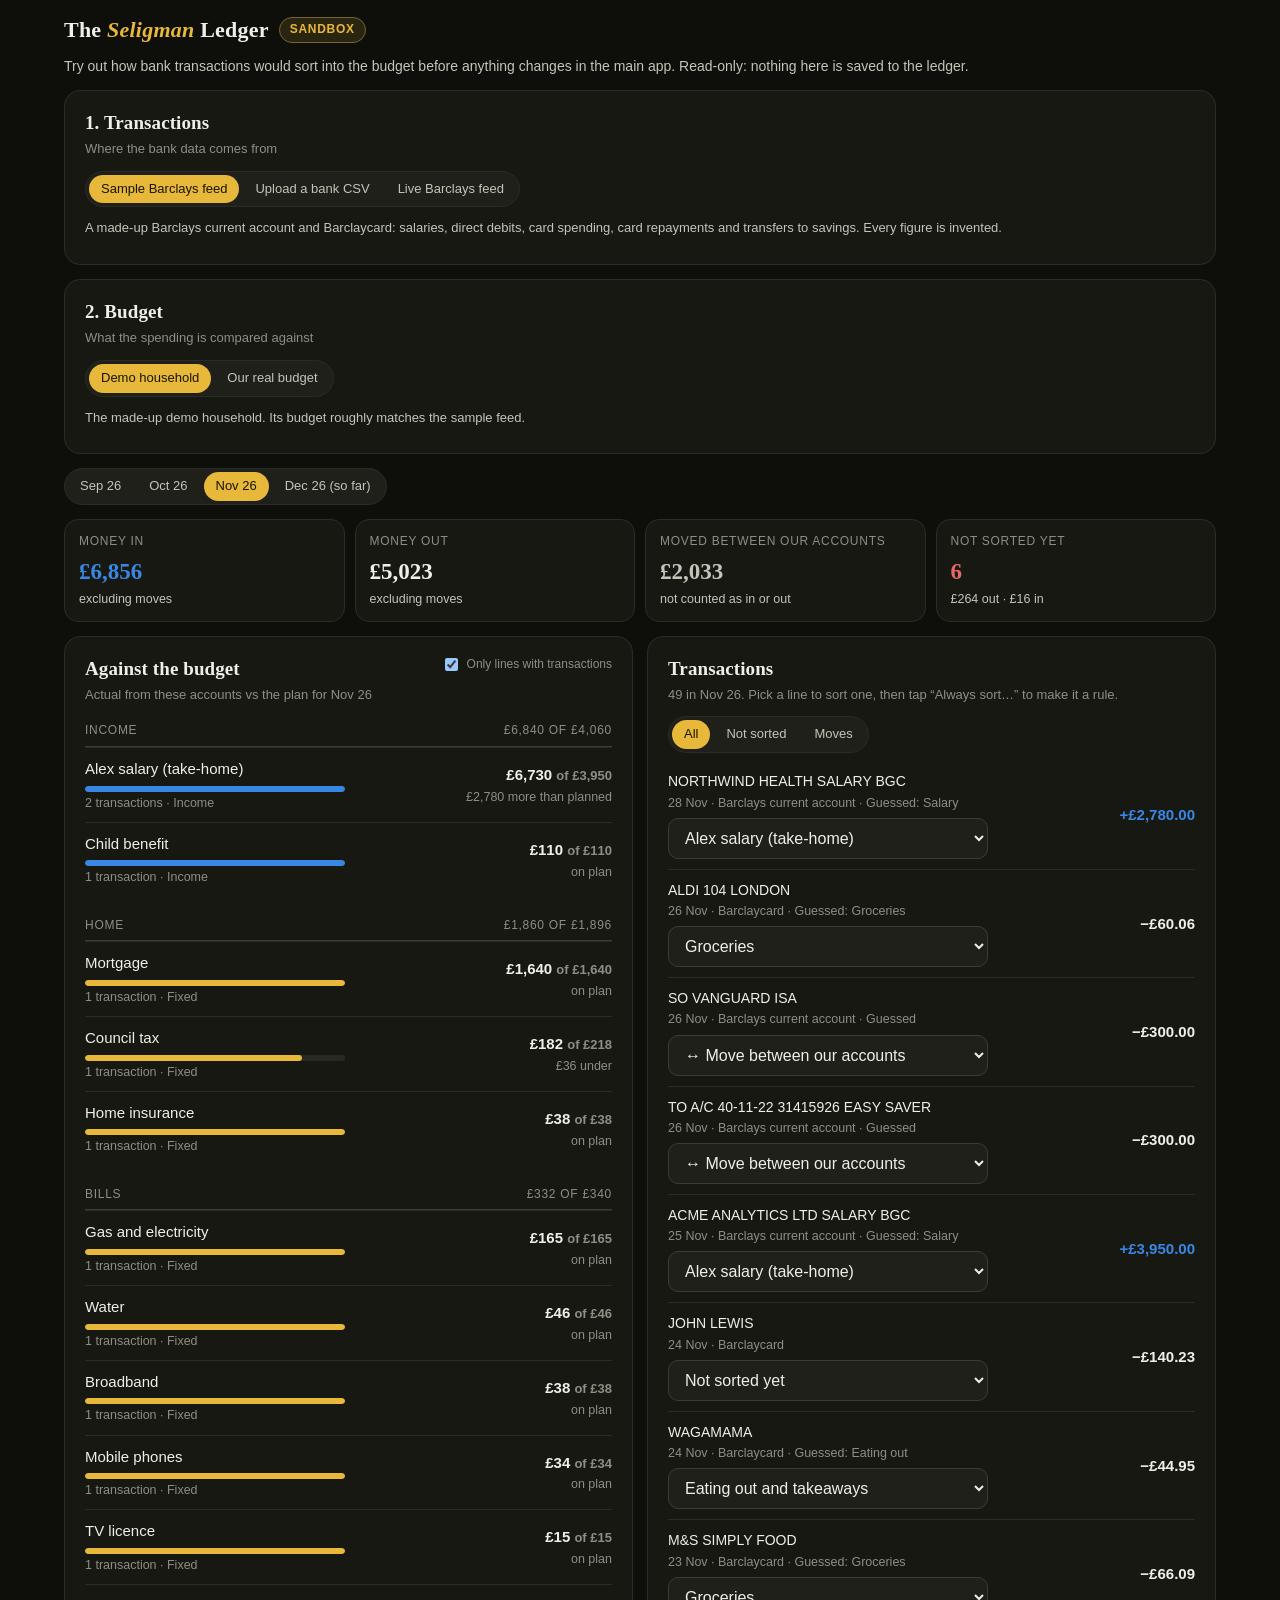
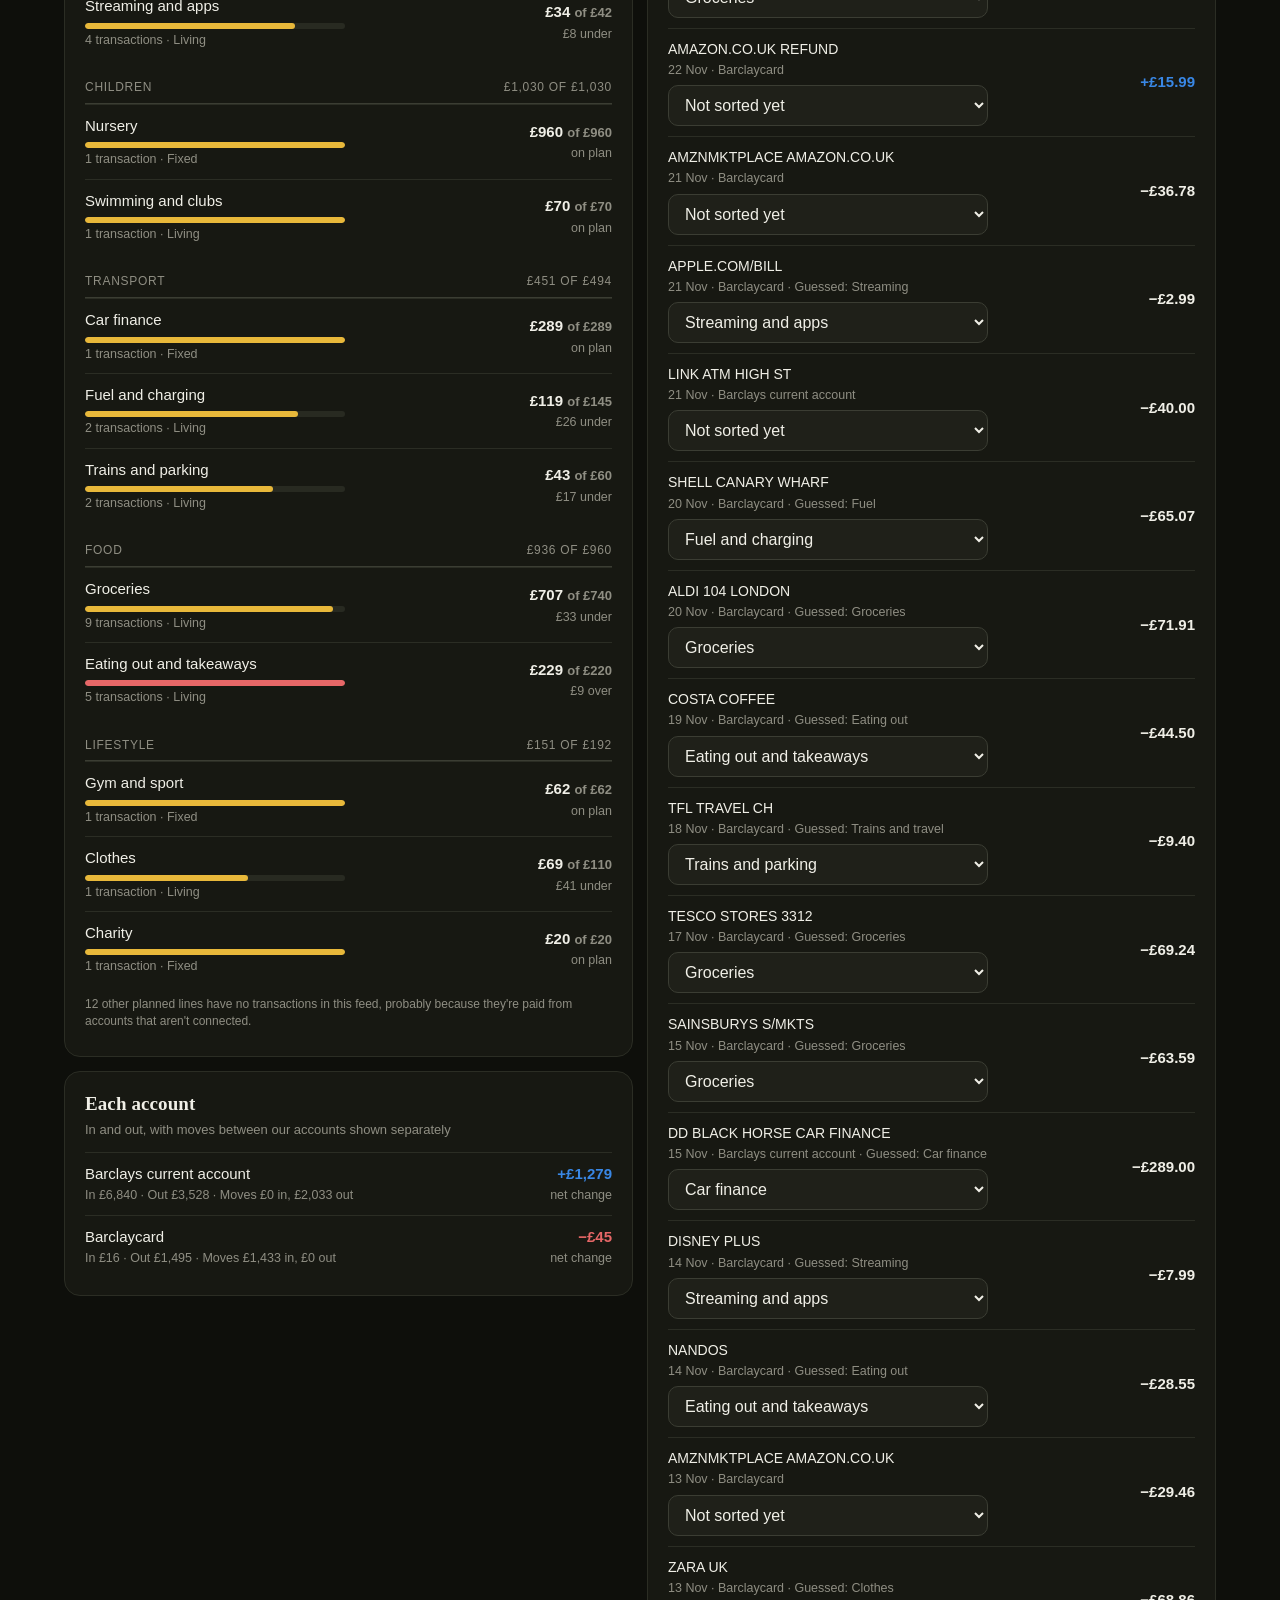
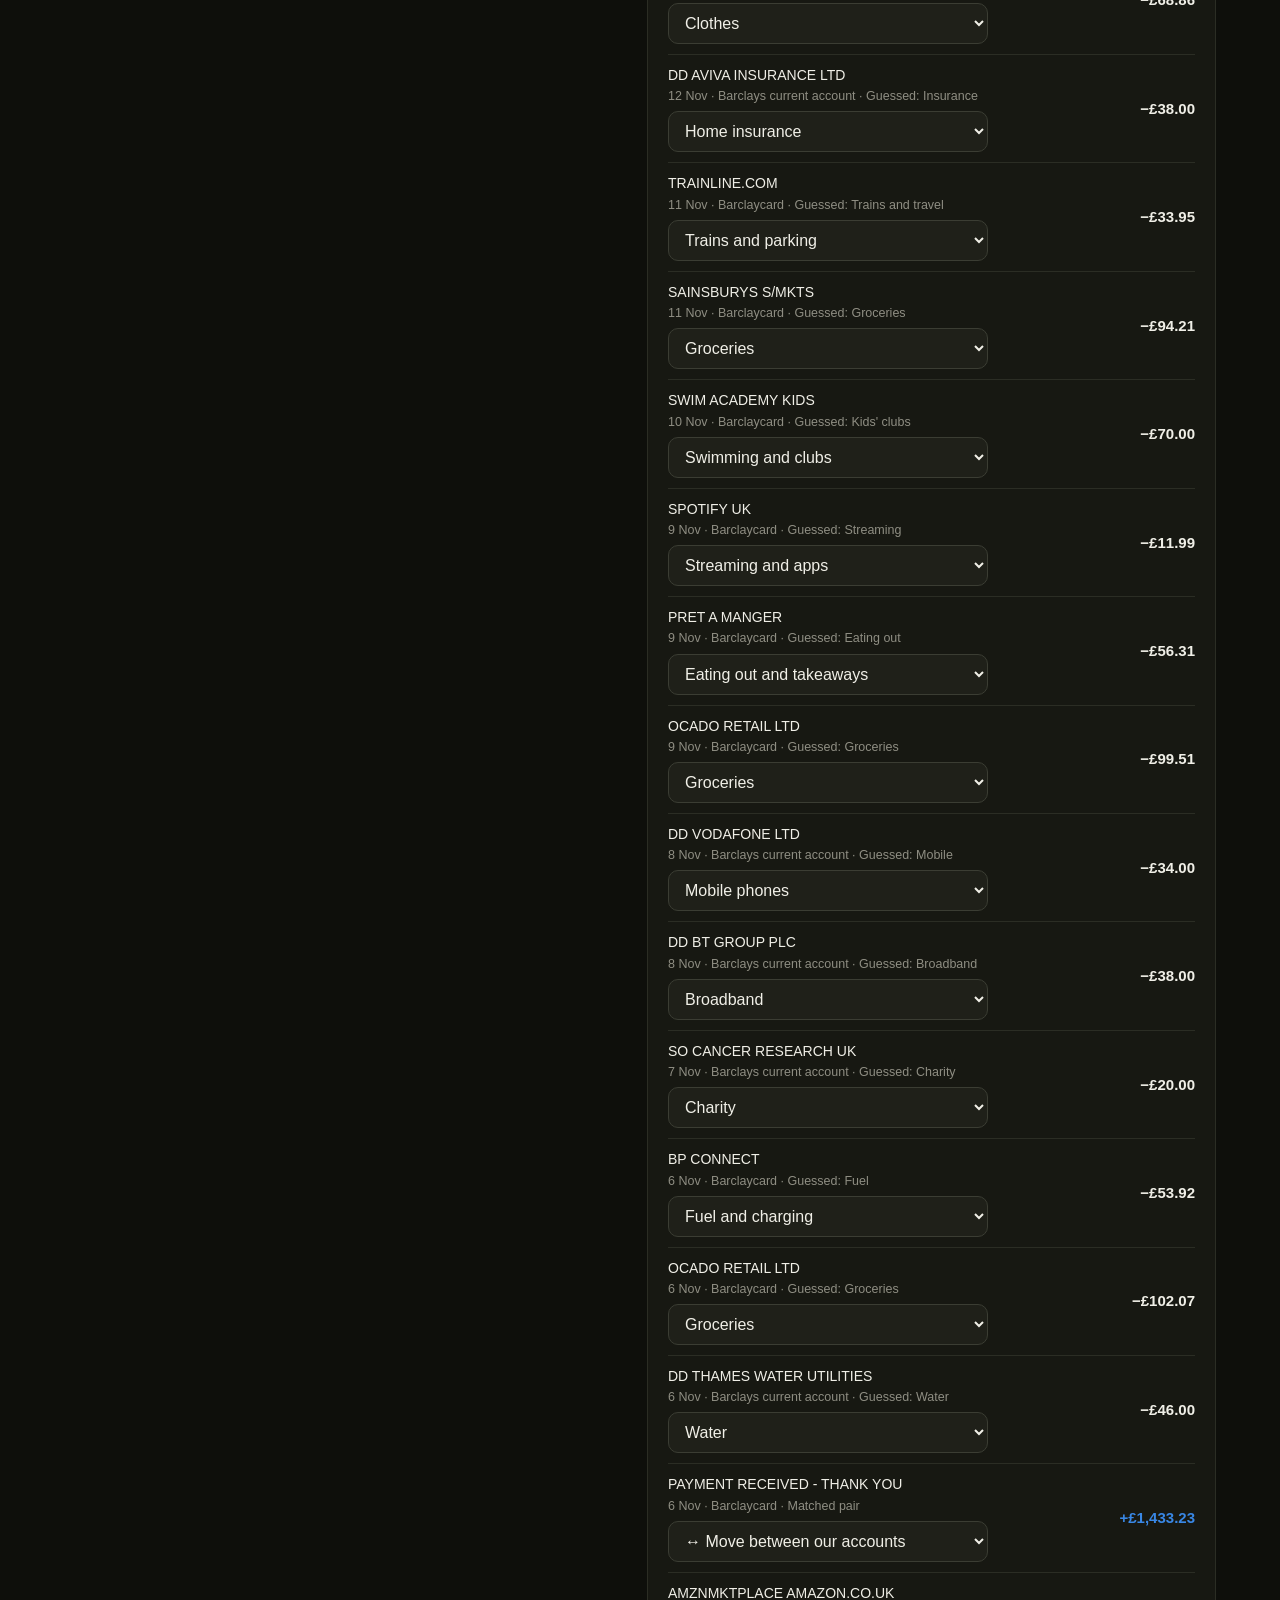
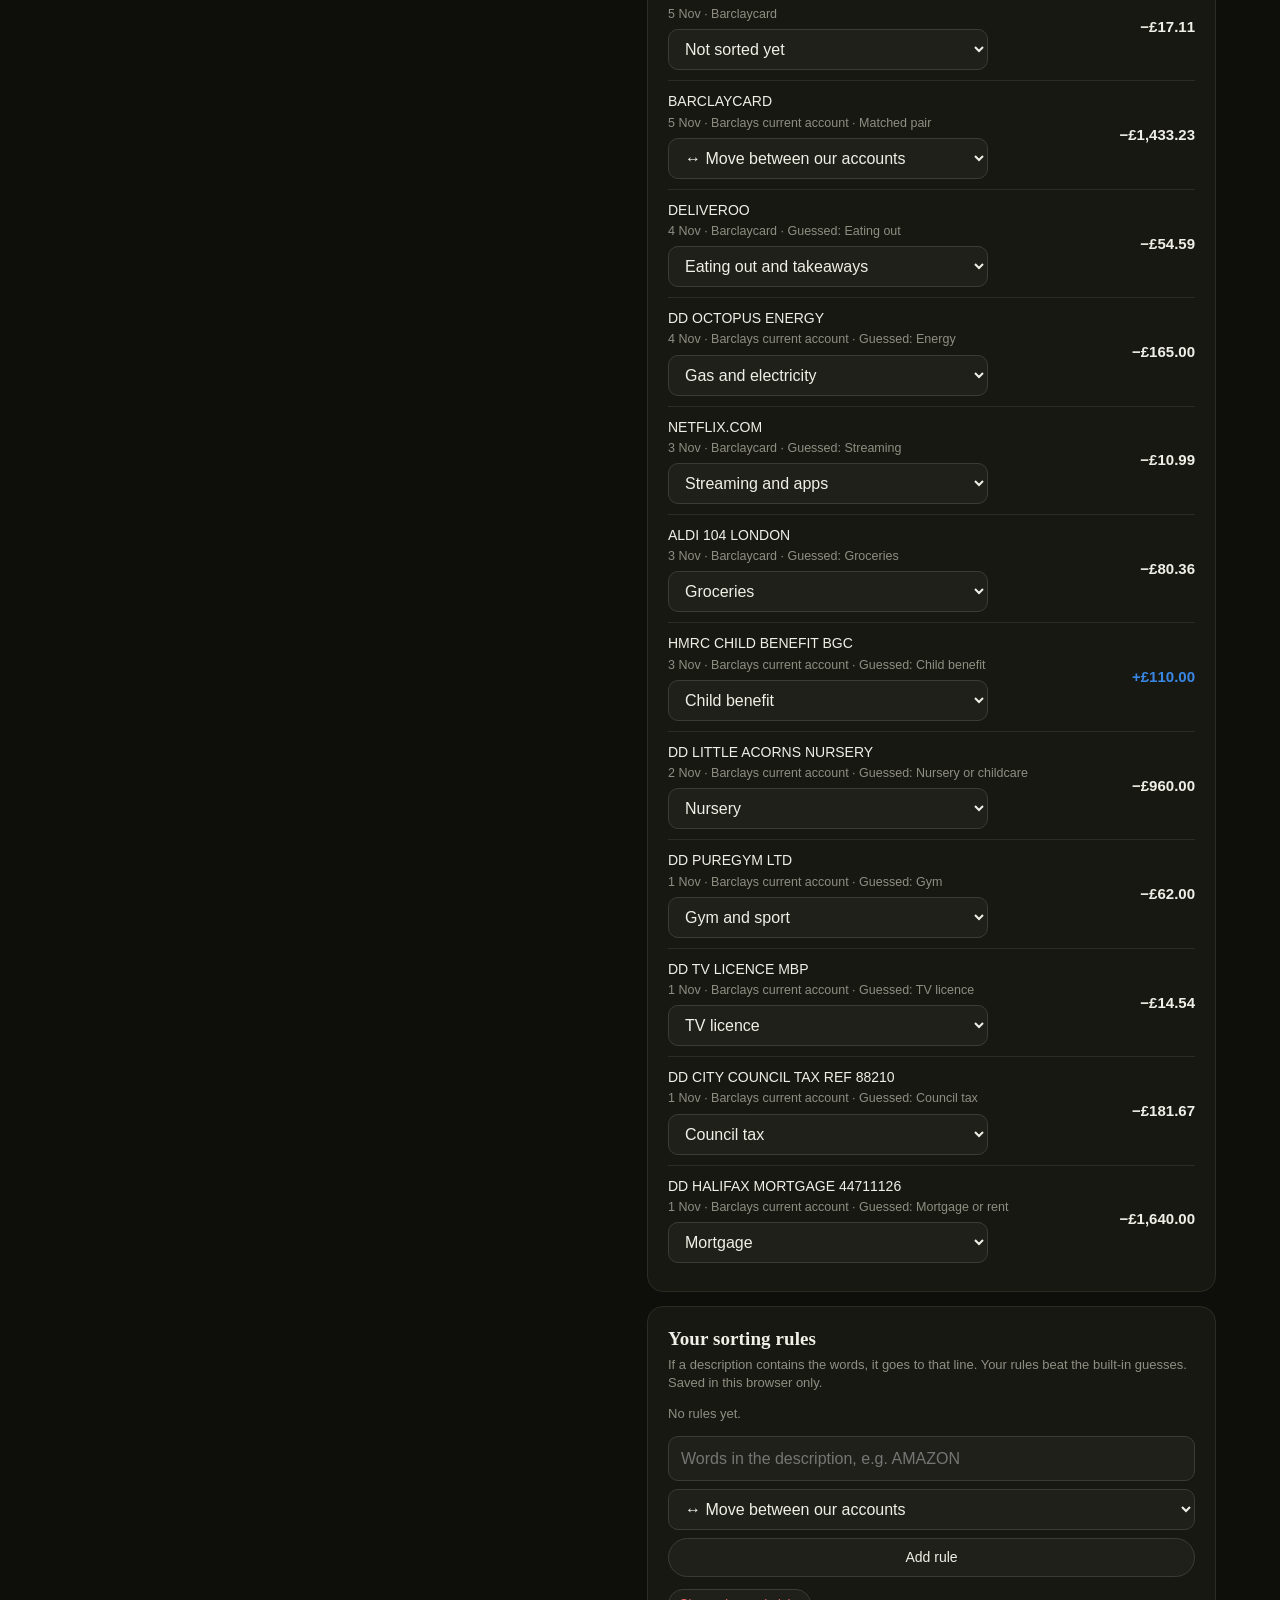
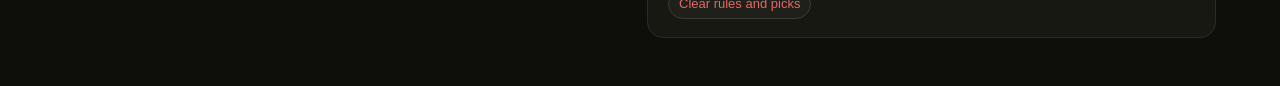
<file: sandbox.html>
<!doctype html>
<html lang="en-GB" data-theme="dark">
<head>
<meta charset="utf-8">
<meta name="viewport" content="width=device-width, initial-scale=1, viewport-fit=cover">
<title>Ledger Sandbox</title>
<meta name="description" content="Try out how bank transactions would sort into the budget. Read-only; nothing here is saved to the ledger.">
<link rel="icon" href="icon-192.png">
<meta name="robots" content="noindex">
<meta name="theme-color" content="#0E0F0B">
<link rel="stylesheet" href="style.css?v=2.10.0">
<script>
  // Local preview only: loads the unencrypted seed from the private data folder (never part of the repo).
  if (new URLSearchParams(location.search).has('preview')) document.write('<script src="../data/ledger-preview.js"><\/script>');
</script>
<style>
  .sb-top { max-width: 1200px; margin: 0 auto; padding: 14px var(--gutter) 0; display: flex; align-items: center; gap: 10px; flex-wrap: wrap; }
  .sb-pill { font-size: 12px; font-weight: 600; letter-spacing: .06em; text-transform: uppercase; padding: 3px 10px; border-radius: 999px; background: var(--accent-soft); color: var(--accent); border: 1px solid color-mix(in srgb, var(--accent) 40%, var(--line)); }
  .sb-note { max-width: 1200px; margin: 10px auto 0; padding: 0 var(--gutter); color: var(--ink-2); font-size: 14px; }
  #sb-main { max-width: 1200px; margin: 0 auto; padding: 14px var(--gutter) 48px; display: grid; gap: 14px; grid-template-columns: minmax(0, 1fr); }
  #sb-main > * { min-width: 0; }
  #sb-main p { margin: 0 0 8px; }
  .sb-months { overflow-x: auto; }
  .sb-bar { height: 6px; border-radius: 3px; background: var(--surface-3); margin-top: 6px; overflow: hidden; max-width: 260px; }
  .sb-bar span { display: block; height: 100%; background: var(--accent); border-radius: 3px; }
  .sb-bar span.over { background: var(--neg); }
  .sb-bar span.inc { background: var(--pos); }
  .sb-group + .sb-group { margin-top: 14px; }
  .sb-group-head { display: flex; justify-content: space-between; gap: 10px; font-size: 12px; color: var(--muted); text-transform: uppercase; letter-spacing: .06em; padding: 6px 0; border-bottom: 1px solid var(--line-2); }
  .sb-select { margin-top: 6px; max-width: 320px; width: 100%; padding: 6px 10px; font-size: 13px; }
  .sb-txn .name { font-size: 14px; }
  .sb-add { display: grid; grid-template-columns: minmax(0, 1fr); gap: 8px; margin-top: 12px; }
  .sb-stat-btn { all: unset; display: block; cursor: pointer; width: 100%; }
  .stats .stat:has(.sb-stat-btn):hover { border-color: var(--accent); }
  .sb-cols, .sb-cols > div { display: grid; gap: 14px; grid-template-columns: minmax(0, 1fr); align-items: start; }
  .sb-cols > div > * { min-width: 0; }
  @media (min-width: 720px){ .sb-add { grid-template-columns: minmax(0, 1fr) minmax(0, 1fr) auto; } }
  @media (min-width: 1040px){ .sb-cols { grid-template-columns: minmax(0, 1fr) minmax(0, 1fr); } .sb-add { grid-template-columns: minmax(0, 1fr); } }
</style>
</head>
<body>
<header class="sb-top">
  <a class="brand" href="./" style="text-decoration:none;color:inherit">The <em>Seligman</em> Ledger</a>
  <span class="sb-pill">Sandbox</span>
</header>
<p class="sb-note">Try out how bank transactions would sort into the budget before anything changes in the main app. Read-only: nothing here is saved to the ledger.</p>
<main id="sb-main" aria-live="polite"></main>

<script src="js/core.js?v=2.10.0"></script>
<script src="js/model.js?v=2.10.0"></script>
<script src="js/demo.js?v=2.10.0"></script>
<script src="js/sandbox-model.js?v=0.1.0"></script>
<script src="js/sandbox-feed.js?v=0.1.0"></script>
<script src="js/sandbox.js?v=0.1.0"></script>
</body>
</html>
</file>
<file: style.css>
/* The Seligman Ledger — v2
   Dark by default (off-black + yellow), light available in Settings.
   Every colour is a token so both themes stay in one place. */

:root, html[data-theme="dark"] {
  color-scheme: dark;
  --bg: #0E0F0B;
  --surface: #171812;
  --surface-2: #1F2019;
  --surface-3: #282A21;
  --line: #2B2D24;
  --line-2: #3B3D33;
  --ink: #F0EFE7;
  --ink-2: #C5C4B8;
  --muted: #8F8E83;
  --accent: #E8B83A;
  --accent-2: #F3CC63;
  --accent-ink: #171409;
  --accent-soft: rgba(232,184,58,.13);
  --grid: rgba(240,239,231,.07);
  --axis: rgba(240,239,231,.28);
  --pos: #3987e5;
  --neg: #e66767;
  --good: #0ca30c;
  --warn: #fab219;
  --bad: #d03b3b;
  --s1: #3987e5; --s2: #d95926; --s3: #199e70; --s4: #c98500;
  --s5: #d55181; --s6: #008300; --s7: #9085e9; --s8: #8aa6bf;
  --shadow: 0 10px 40px rgba(0,0,0,.45);
  --backdrop: rgba(5,6,4,.72);
}
html[data-theme="light"] {
  color-scheme: light;
  --bg: #F1F1E6;
  --surface: #FCFCF7;
  --surface-2: #F4F4EA;
  --surface-3: #EAEADD;
  --line: #E0E0D1;
  --line-2: #CFCFBE;
  --ink: #171A10;
  --ink-2: #474A3D;
  --muted: #727466;
  --accent: #8A6420;
  --accent-2: #6F4F15;
  --accent-ink: #FFFDF6;
  --accent-soft: rgba(138,100,32,.10);
  --grid: rgba(23,26,16,.07);
  --axis: rgba(23,26,16,.30);
  --pos: #2a78d6;
  --neg: #e34948;
  --s1: #2a78d6; --s2: #eb6834; --s3: #1baf7a; --s4: #eda100;
  --s5: #e87ba4; --s6: #008300; --s7: #6250d6; --s8: #5a7a96;
  --shadow: 0 10px 40px rgba(40,40,20,.18);
  --backdrop: rgba(30,32,22,.45);
}
@media (prefers-color-scheme: light) {
  html[data-theme="system"] {
    color-scheme: light;
    --bg: #F1F1E6; --surface: #FCFCF7; --surface-2: #F4F4EA; --surface-3: #EAEADD;
    --line: #E0E0D1; --line-2: #CFCFBE; --ink: #171A10; --ink-2: #474A3D; --muted: #727466;
    --accent: #8A6420; --accent-2: #6F4F15; --accent-ink: #FFFDF6; --accent-soft: rgba(138,100,32,.10);
    --grid: rgba(23,26,16,.07); --axis: rgba(23,26,16,.30); --pos: #2a78d6; --neg: #e34948;
    --s1: #2a78d6; --s2: #eb6834; --s3: #1baf7a; --s4: #eda100;
    --s5: #e87ba4; --s6: #008300; --s7: #6250d6; --s8: #5a7a96;
    --shadow: 0 10px 40px rgba(40,40,20,.18); --backdrop: rgba(30,32,22,.45);
  }
}

:root {
  --font-display: "Iowan Old Style", Georgia, "Times New Roman", serif;
  --font-body: -apple-system, BlinkMacSystemFont, "Segoe UI", Roboto, "Helvetica Neue", Arial, sans-serif;
  --r: 16px;
  --r-sm: 10px;
  --gutter: 16px;
  --nav-h: 64px;
}

* { box-sizing: border-box; }
html, body { margin: 0; padding: 0; }
html { -webkit-text-size-adjust: 100%; }
body {
  background: var(--bg);
  color: var(--ink);
  font: 15px/1.45 var(--font-body);
  overflow-x: hidden;
  -webkit-font-smoothing: antialiased;
  min-height: 100vh;
}
button, input, select, textarea { font: inherit; color: inherit; }
button { cursor: pointer; }
a { color: var(--accent); }
h1, h2, h3 { font-family: var(--font-display); font-weight: 600; margin: 0; letter-spacing: .005em; }
h2 { font-size: 19px; }
h3 { font-size: 16px; }
.num, .money { font-variant-numeric: tabular-nums; }
.muted { color: var(--muted); }
.ink2 { color: var(--ink-2); }
.small { font-size: 13px; }
.tiny { font-size: 12px; }
.hidden { display: none !important; }
.sr { position: absolute; width: 1px; height: 1px; overflow: hidden; clip: rect(0 0 0 0); }
.pos { color: var(--pos); }
.neg { color: var(--neg); }

/* ---------- gates ---------- */
.gate { min-height: 100vh; display: flex; align-items: center; justify-content: center; padding: 24px var(--gutter); }
.gate-card { width: 100%; max-width: 400px; background: var(--surface); border: 1px solid var(--line); border-radius: 20px; padding: 28px 22px; box-shadow: var(--shadow); }
.brand { font-family: var(--font-display); font-size: 22px; font-weight: 600; letter-spacing: .01em; white-space: nowrap; }
.brand em { color: var(--accent); font-style: italic; }
.gate-card .brand { font-size: 26px; margin-bottom: 8px; }
.gate-sub { color: var(--ink-2); font-size: 14px; margin-bottom: 18px; }
.gate-error { color: var(--neg); font-size: 13px; min-height: 18px; margin-top: 10px; }
.gate-hint { color: var(--muted); font-size: 12px; margin-top: 12px; }

/* ---------- form controls ---------- */
.field { display: flex; flex-direction: column; gap: 6px; margin-bottom: 14px; min-width: 0; }
.field label, .lbl { font-size: 12px; color: var(--muted); text-transform: uppercase; letter-spacing: .06em; }
.input, select.input, textarea.input {
  width: 100%; min-width: 0; background: var(--surface-2); border: 1px solid var(--line-2); border-radius: var(--r-sm);
  padding: 10px 12px; font-size: 16px; outline: none; transition: border-color .15s, background .15s;
}
textarea.input { resize: vertical; min-height: 90px; line-height: 1.45; }
.input:focus { border-color: var(--accent); background: var(--surface); }
.input.num { text-align: right; font-variant-numeric: tabular-nums; }
.inline-num {
  width: 110px; max-width: 34vw; background: transparent; border: 1px solid transparent; border-radius: 8px;
  padding: 6px 8px; text-align: right; font-size: 16px; font-variant-numeric: tabular-nums; outline: none;
}
.inline-num:hover { border-color: var(--line-2); }
.inline-num:focus { border-color: var(--accent); background: var(--surface-2); }
.inline-text { width: 100%; min-width: 0; background: transparent; border: 1px solid transparent; border-radius: 8px; padding: 6px 8px; font-size: 16px; outline: none; }
.inline-text:hover { border-color: var(--line-2); }
.inline-text:focus { border-color: var(--accent); background: var(--surface-2); }

.btn {
  display: inline-flex; align-items: center; justify-content: center; gap: 8px; white-space: nowrap;
  border-radius: 999px; border: 1px solid var(--line-2); background: var(--surface-2); padding: 8px 14px; font-size: 14px; font-weight: 500;
  transition: background .15s, border-color .15s, transform .05s;
}
.btn:hover { border-color: var(--accent); }
.btn:active { transform: scale(.98); }
.btn.primary { background: var(--accent); border-color: var(--accent); color: var(--accent-ink); font-weight: 600; }
.btn.primary:hover { background: var(--accent-2); }
.btn.block { width: 100%; padding: 12px 16px; font-size: 15px; }
.btn.ghost { background: transparent; }
.btn.danger { color: var(--neg); }
.btn.sm { padding: 5px 10px; font-size: 13px; }
.btn[disabled] { opacity: .5; pointer-events: none; }
.icon-btn { display: inline-flex; align-items: center; justify-content: center; width: 36px; height: 36px; border-radius: 999px; border: 1px solid var(--line-2); background: var(--surface-2); color: var(--ink-2); flex: none; }
.icon-btn:hover { color: var(--ink); border-color: var(--accent); }
.icon-btn svg { width: 18px; height: 18px; }
.x-btn { border: 0; background: transparent; color: var(--muted); padding: 4px 6px; border-radius: 6px; font-size: 18px; line-height: 1; }
.x-btn:hover { color: var(--neg); background: var(--surface-3); }

.seg { display: inline-flex; flex-wrap: wrap; gap: 4px; background: var(--surface-2); border: 1px solid var(--line); padding: 3px; border-radius: 999px; max-width: 100%; }
.seg button { border: 0; background: transparent; color: var(--ink-2); padding: 5px 12px; border-radius: 999px; font-size: 13px; font-weight: 500; }
.seg button.on { background: var(--accent); color: var(--accent-ink); }
.seg button:not(.on):hover { color: var(--ink); }

.switch { display: inline-flex; align-items: center; gap: 8px; font-size: 14px; color: var(--ink-2); cursor: pointer; user-select: none; }
.switch input { appearance: none; width: 36px; height: 21px; border-radius: 999px; background: var(--surface-3); border: 1px solid var(--line-2); position: relative; margin: 0; cursor: pointer; flex: none; }
.switch input::after { content: ""; position: absolute; top: 2px; left: 2px; width: 15px; height: 15px; border-radius: 50%; background: var(--ink-2); transition: transform .15s; }
.switch input:checked { background: var(--accent); border-color: var(--accent); }
.switch input:checked::after { transform: translateX(15px); background: var(--accent-ink); }

/* ---------- app shell ---------- */
.topbar {
  position: sticky; top: 0; z-index: 30; background: color-mix(in srgb, var(--bg) 88%, transparent);
  backdrop-filter: saturate(1.4) blur(12px); -webkit-backdrop-filter: saturate(1.4) blur(12px);
  border-bottom: 1px solid var(--line); padding-top: env(safe-area-inset-top);
}
.topbar-inner { max-width: 1200px; margin: 0 auto; padding: 10px var(--gutter); display: flex; align-items: center; gap: 12px; }
.topbar .brand { font-size: 19px; flex: none; }
.topbar .spacer { flex: 1; min-width: 0; }
.sync { display: inline-flex; align-items: center; gap: 6px; font-size: 12px; color: var(--muted); min-width: 0; overflow: hidden; }
.sync span:last-child { white-space: nowrap; overflow: hidden; text-overflow: ellipsis; }
.sync-dot { width: 7px; height: 7px; border-radius: 50%; background: var(--good); flex: none; }
.sync-dot.saving { background: var(--warn); }
.sync-dot.error { background: var(--bad); }
.sync-dot.preview { background: var(--accent); }

.tabs { display: none; }
.tabs button {
  border: 0; background: transparent; color: var(--ink-2); padding: 8px 14px; border-radius: 999px; font-size: 14px; font-weight: 500;
  display: inline-flex; align-items: center; gap: 7px;
}
.tabs button svg { width: 17px; height: 17px; }
.tabs button.on { background: var(--accent-soft); color: var(--accent); }
.tabs button:not(.on):hover { color: var(--ink); }

.bottomnav {
  position: fixed; left: 0; right: 0; bottom: 0; z-index: 30; display: grid; grid-template-columns: repeat(6, 1fr);
  background: color-mix(in srgb, var(--surface) 94%, transparent); backdrop-filter: blur(14px); -webkit-backdrop-filter: blur(14px);
  border-top: 1px solid var(--line); padding-bottom: env(safe-area-inset-bottom);
}
.bottomnav button { border: 0; background: transparent; color: var(--muted); height: var(--nav-h); display: flex; flex-direction: column; align-items: center; justify-content: center; gap: 3px; font-size: 11px; font-weight: 500; min-width: 0; }
.bottomnav button svg { width: 22px; height: 22px; }
.bottomnav button.on { color: var(--accent); }

.preview-bar { background: var(--accent-soft); border-bottom: 1px solid var(--line); color: var(--ink-2); font-size: 13px; }
.preview-bar .inner { max-width: 1200px; margin: 0 auto; padding: 8px var(--gutter); display: flex; gap: 10px; align-items: center; flex-wrap: wrap; }
.preview-bar strong { color: var(--accent); }
.preview-bar .bar-actions { margin-left: auto; display: flex; gap: 6px; flex-wrap: wrap; }

main { max-width: 1200px; margin: 0 auto; padding: 16px var(--gutter) calc(var(--nav-h) + 32px + env(safe-area-inset-bottom)); }
.page-head { display: flex; align-items: flex-end; justify-content: space-between; gap: 12px; flex-wrap: wrap; margin: 4px 0 14px; }
.page-head h1 { font-size: 26px; }
.page-head .sub { color: var(--muted); font-size: 14px; margin-top: 2px; }

.grid { display: grid; grid-template-columns: minmax(0, 1fr); gap: 14px; }
.grid > * { min-width: 0; }
.card { background: var(--surface); border: 1px solid var(--line); border-radius: var(--r); padding: 16px; min-width: 0; }
.card-head { display: flex; align-items: flex-start; justify-content: space-between; gap: 10px; margin-bottom: 12px; }
.card-head > div:first-child { min-width: 0; }
.card-head .sub { color: var(--muted); font-size: 13px; margin-top: 3px; }
.card-head .actions { display: flex; gap: 6px; flex: none; align-items: center; }
.card.flush { padding: 0; overflow: hidden; }
.card.accent { border-color: color-mix(in srgb, var(--accent) 45%, var(--line)); background: linear-gradient(180deg, var(--accent-soft), transparent 70%), var(--surface); }

.filters { display: flex; flex-wrap: wrap; gap: 10px 16px; align-items: center; margin-bottom: 14px; }
.filters .f { display: flex; align-items: center; gap: 8px; flex-wrap: wrap; }
.filters .f > .lbl { flex: none; }

/* ---------- hero + stats ---------- */
.hero-label { font-size: 13px; color: var(--muted); text-transform: uppercase; letter-spacing: .07em; }
.hero-value { font-family: var(--font-display); font-size: 44px; line-height: 1.08; font-weight: 600; margin: 6px 0 8px; font-variant-numeric: tabular-nums; letter-spacing: -.01em; }
.hero-deltas { display: flex; flex-wrap: wrap; gap: 8px 18px; font-size: 14px; color: var(--ink-2); }
.hero-deltas b { font-weight: 600; font-variant-numeric: tabular-nums; }
.verdict { display: flex; gap: 12px; align-items: flex-start; margin-top: 16px; padding: 12px 14px; border-radius: 12px; background: var(--surface-2); border: 1px solid var(--line); }
.verdict .vi { width: 28px; height: 28px; border-radius: 50%; display: flex; align-items: center; justify-content: center; flex: none; font-weight: 700; font-size: 14px; color: #fff; }
.verdict .vi.good { background: var(--good); }
.verdict .vi.warn { background: var(--warn); color: #241a00; }
.verdict .vi.bad { background: var(--bad); }
.verdict .vt { font-size: 14px; color: var(--ink-2); }
.verdict .vt strong { color: var(--ink); display: block; font-size: 15px; margin-bottom: 2px; }

.stats { display: grid; grid-template-columns: repeat(2, minmax(0, 1fr)); gap: 10px; }
.stat { background: var(--surface); border: 1px solid var(--line); border-radius: 14px; padding: 13px 14px; min-width: 0; text-align: left; }
button.stat:hover { border-color: var(--accent); }
.stat .k { font-size: 12px; color: var(--muted); text-transform: uppercase; letter-spacing: .06em; white-space: nowrap; overflow: hidden; text-overflow: ellipsis; }
.stat .v { font-family: var(--font-display); font-size: 23px; font-weight: 600; margin-top: 4px; font-variant-numeric: tabular-nums; white-space: nowrap; overflow: hidden; text-overflow: ellipsis; }
.stat .d { font-size: 12.5px; color: var(--ink-2); margin-top: 2px; white-space: nowrap; overflow: hidden; text-overflow: ellipsis; }
.est-badge { display: inline-block; font-size: 10.5px; text-transform: uppercase; letter-spacing: .06em; color: var(--muted); border: 1px dashed var(--line-2); border-radius: 6px; padding: 0 5px; margin-left: 6px; vertical-align: 2px; font-family: var(--font-body); font-weight: 500; }

.update-card .month { font-family: var(--font-display); font-size: 22px; font-weight: 600; }
.update-card .when { color: var(--ink-2); font-size: 14px; margin: 4px 0 14px; }
.steps { list-style: none; padding: 0; margin: 14px 0 0; display: grid; gap: 8px; }
.steps li { display: flex; gap: 10px; align-items: center; font-size: 14px; color: var(--ink-2); }
.steps .tick { width: 20px; height: 20px; border-radius: 50%; border: 1.5px solid var(--line-2); display: flex; align-items: center; justify-content: center; font-size: 11px; flex: none; }
.steps .tick.done { background: var(--good); border-color: var(--good); color: #fff; }

/* ---------- lists / rows ---------- */
.rows { display: flex; flex-direction: column; }
.row { display: grid; grid-template-columns: minmax(0, 1fr) auto; gap: 10px; align-items: center; padding: 10px 0; border-top: 1px solid var(--line); }
.row:first-child { border-top: 0; }
.row .name { font-weight: 500; min-width: 0; overflow-wrap: anywhere; }
.row .meta { font-size: 12.5px; color: var(--muted); margin-top: 2px; overflow-wrap: anywhere; }
.row .right { text-align: right; font-variant-numeric: tabular-nums; }
.row .right .big { font-weight: 600; }
.row .right .chg { font-size: 12.5px; }
.row.clickable { cursor: pointer; border-radius: 10px; margin: 0 -8px; padding-left: 8px; padding-right: 8px; }
.row.clickable:hover { background: var(--surface-2); }
.acc-row { grid-template-columns: minmax(0, 1fr) 76px auto; }
.acc-row .spark { width: 76px; height: 28px; }
.chips { display: flex; flex-wrap: wrap; gap: 4px; margin-top: 4px; }
.chip { display: inline-flex; align-items: center; gap: 5px; font-size: 11.5px; padding: 1px 8px 1px 6px; border-radius: 999px; background: var(--surface-3); color: var(--ink-2); border: 1px solid var(--line); white-space: nowrap; }
.chip .sw { width: 8px; height: 8px; border-radius: 50%; flex: none; }
button.chip { cursor: pointer; font-size: 13px; padding: 5px 12px 5px 9px; }
button.chip.on { border-color: var(--accent); color: var(--ink); background: var(--accent-soft); }
.group-head { display: flex; align-items: center; justify-content: space-between; gap: 10px; cursor: pointer; user-select: none; }
.group-head .gt { display: flex; align-items: center; gap: 8px; min-width: 0; }
.group-head .caret { color: var(--muted); transition: transform .15s; flex: none; }
.group.collapsed .caret { transform: rotate(-90deg); }
.group.collapsed .group-body { display: none; }
.group-head .tot { text-align: right; font-variant-numeric: tabular-nums; flex: none; }
.group-head .tot .chg { font-size: 12.5px; }
.group-body { margin-top: 8px; }

.kind { display: inline-block; font-size: 10.5px; text-transform: uppercase; letter-spacing: .06em; padding: 1px 6px; border-radius: 5px; border: 1px solid var(--line-2); color: var(--muted); margin-left: 6px; vertical-align: 1px; }
.kind.income, .kind.bonus { color: var(--pos); border-color: color-mix(in srgb, var(--pos) 40%, transparent); }
.kind.fixed { color: var(--ink-2); }
.kind.extra { color: var(--accent); border-color: color-mix(in srgb, var(--accent) 40%, transparent); }
.b-row { grid-template-columns: minmax(0, 1fr) auto 64px; gap: 6px; }
.b-row .dlt { font-size: 12px; text-align: right; font-variant-numeric: tabular-nums; color: var(--muted); }
.b-row .name { cursor: pointer; }
.b-row .name:hover { color: var(--accent); }
.b-row.off { opacity: .55; }

/* ---------- horizontal bars (html) ---------- */
.hbars { display: flex; flex-direction: column; gap: 10px; }
.hbar .top { display: flex; justify-content: space-between; gap: 10px; font-size: 13.5px; margin-bottom: 4px; }
.hbar .top span:first-child { min-width: 0; overflow: hidden; text-overflow: ellipsis; white-space: nowrap; color: var(--ink-2); }
.hbar .top span:last-child { font-variant-numeric: tabular-nums; flex: none; }
.hbar .track { height: 10px; background: var(--surface-3); border-radius: 999px; overflow: hidden; display: flex; gap: 2px; }
.hbar .fill { height: 100%; border-radius: 999px; min-width: 2px; }
.ladder .track { height: 14px; }

/* ---------- charts ---------- */
.chart { position: relative; width: 100%; min-height: 120px; touch-action: pan-y; }
.chart svg { display: block; width: 100%; overflow: visible; }
.chart text { font-family: var(--font-body); font-size: 11px; fill: var(--muted); }
.chart .dl { font-size: 11.5px; font-weight: 600; fill: var(--ink-2); }
.legend { display: flex; flex-wrap: wrap; gap: 6px 14px; font-size: 12.5px; color: var(--ink-2); margin: 0 0 8px; }
.legend span { display: inline-flex; align-items: center; gap: 6px; }
.legend .sw { width: 12px; height: 3px; border-radius: 2px; }
.legend .sw.box { height: 10px; width: 10px; border-radius: 3px; }
.legend .sw.dash { background: none !important; border-top: 2px dashed var(--muted); height: 0; }
.tip {
  position: absolute; z-index: 5; pointer-events: none; background: var(--surface-3); border: 1px solid var(--line-2); color: var(--ink);
  border-radius: 10px; padding: 8px 10px; font-size: 12.5px; box-shadow: var(--shadow); min-width: 130px; max-width: 240px; opacity: 0; transition: opacity .1s;
}
.tip.on { opacity: 1; }
.tip .th { font-weight: 600; margin-bottom: 4px; }
.tip .tr { display: flex; justify-content: space-between; gap: 12px; font-variant-numeric: tabular-nums; }
.tip .tr .l { color: var(--ink-2); display: inline-flex; align-items: center; gap: 6px; }
.tip .tr .l i { width: 8px; height: 8px; border-radius: 2px; display: inline-block; }
.tip .tn { color: var(--muted); font-size: 11.5px; margin-top: 4px; }
.readout { display: flex; flex-wrap: wrap; gap: 6px 18px; font-size: 13px; color: var(--ink-2); margin-top: 10px; }
.readout b { color: var(--ink); font-variant-numeric: tabular-nums; }
.empty { color: var(--muted); font-size: 14px; padding: 18px 4px; text-align: center; }
.note { font-size: 12.5px; color: var(--muted); margin-top: 10px; }
.note.box { background: var(--surface-2); border: 1px solid var(--line); padding: 10px 12px; border-radius: 10px; margin-top: 12px; }

/* ---------- tables ---------- */
.tbl { width: 100%; border-collapse: collapse; font-size: 13.5px; }
.tbl th { text-align: left; font-weight: 500; color: var(--muted); font-size: 11.5px; text-transform: uppercase; letter-spacing: .05em; padding: 8px 6px; border-bottom: 1px solid var(--line-2); position: sticky; top: 0; background: var(--surface); }
.tbl td { padding: 8px 6px; border-bottom: 1px solid var(--line); overflow-wrap: anywhere; }
.tbl .r { text-align: right; font-variant-numeric: tabular-nums; white-space: nowrap; }
.tbl tr.est td { color: var(--muted); font-style: italic; }
.tbl tr.yr td { background: var(--surface-2); font-weight: 600; }

/* ---------- modal ---------- */
.modal { position: fixed; inset: 0; z-index: 50; display: flex; align-items: flex-end; justify-content: center; background: var(--backdrop); opacity: 0; pointer-events: none; transition: opacity .18s; }
.modal.on { opacity: 1; pointer-events: auto; }
.sheet {
  background: var(--surface); border: 1px solid var(--line-2); border-bottom: 0; width: 100%; max-height: 94vh; max-height: 94dvh;
  border-radius: 20px 20px 0 0; display: flex; flex-direction: column; transform: translateY(24px); transition: transform .2s; box-shadow: var(--shadow);
}
.modal.on .sheet { transform: none; }
.sheet-head { display: flex; align-items: center; justify-content: space-between; gap: 10px; padding: 14px 16px 12px; border-bottom: 1px solid var(--line); flex: none; }
.sheet-head h2 { font-size: 19px; min-width: 0; overflow-wrap: anywhere; }
.sheet-head .sub { font-size: 13px; color: var(--muted); margin-top: 2px; }
.sheet-body { padding: 16px; overflow-y: auto; overscroll-behavior: contain; flex: 1; -webkit-overflow-scrolling: touch; }
.sheet-foot { flex: none; padding: 12px 16px calc(12px + env(safe-area-inset-bottom)); border-top: 1px solid var(--line); background: var(--surface); border-radius: 0; }
.sheet .section { margin-top: 22px; }
.sheet .section:first-child { margin-top: 0; }
.sheet .section > h3 { margin-bottom: 10px; }

/* log balances */
.log-row { display: grid; grid-template-columns: minmax(0, 1fr) 128px; gap: 10px; align-items: center; padding: 9px 0; border-top: 1px solid var(--line); }
.log-row:first-child { border-top: 0; }
.log-row .prev { font-size: 12.5px; color: var(--muted); font-variant-numeric: tabular-nums; }
.log-row .dl { font-size: 12.5px; font-variant-numeric: tabular-nums; }
.log-row .input { padding: 9px 10px; }
.log-totals { display: grid; grid-template-columns: repeat(3, minmax(0, 1fr)); gap: 8px; margin-bottom: 10px; }
.log-totals div { min-width: 0; }
.log-totals .k { font-size: 11px; color: var(--muted); text-transform: uppercase; letter-spacing: .05em; }
.log-totals .v { font-weight: 600; font-variant-numeric: tabular-nums; white-space: nowrap; overflow: hidden; text-overflow: ellipsis; }
.two { display: grid; grid-template-columns: minmax(0, 1fr) minmax(0, 1fr); gap: 10px; }

.swatches { display: flex; gap: 6px; flex-wrap: wrap; }
.swatches button { width: 24px; height: 24px; border-radius: 50%; border: 2px solid transparent; padding: 0; }
.swatches button.on { border-color: var(--ink); box-shadow: 0 0 0 2px var(--surface) inset; }

.edit-list .er { display: grid; grid-template-columns: minmax(0, 1fr) 110px 30px; gap: 6px; align-items: center; padding: 4px 0; }
.edit-list .er.three { grid-template-columns: minmax(0, 1fr) 100px 96px 30px; }
.edit-list .er.dated { grid-template-columns: 138px minmax(0, 1fr) 100px 30px; }
.edit-list .input { padding: 8px 10px; }
.add-link { border: 0; background: transparent; color: var(--accent); font-weight: 500; padding: 8px 0; font-size: 14px; }

.ver-day { font-size: 12px; font-weight: 600; color: var(--muted); text-transform: uppercase; letter-spacing: .04em; margin: 16px 0 6px; }
.ver-day:first-child { margin-top: 0; }
.ver-row { border: 1px solid var(--line); border-radius: 10px; margin-bottom: 6px; background: var(--surface); }
.ver-row.on { border-color: var(--accent); }
.ver-btn { display: flex; align-items: center; gap: 8px; width: 100%; border: 0; background: transparent; color: var(--ink); padding: 10px 12px; font-size: 14px; text-align: left; }
.ver-caret { margin-left: auto; display: inline-flex; color: var(--muted); transition: transform .15s; }
.ver-caret svg { width: 16px; height: 16px; }
.ver-row.on .ver-caret { transform: rotate(180deg); }
.ver-tag { font-size: 11px; font-weight: 600; padding: 2px 8px; border-radius: 999px; background: var(--accent-soft); color: var(--accent); }
.ver-tag.muted { background: var(--surface-2); color: var(--muted); }
.ver-detail { padding: 0 12px 12px; }
.ver-compare { width: 100%; border-collapse: collapse; }
.ver-compare th { font-weight: 500; color: var(--muted); text-align: left; padding: 4px 0; }
.ver-compare td { padding: 4px 0; border-top: 1px solid var(--line); }
.ver-compare .num { text-align: right; padding-left: 10px; white-space: nowrap; }

.scn { border: 1px solid var(--line); border-radius: 14px; padding: 12px; background: var(--surface-2); }
.scn + .scn { margin-top: 10px; }
.scn-head { display: flex; gap: 8px; align-items: center; margin-bottom: 6px; }
.scn-head .inline-text { font-family: var(--font-display); font-weight: 600; font-size: 17px; }
.impact { display: grid; grid-template-columns: repeat(3, minmax(0, 1fr)); gap: 8px; margin-top: 10px; }
.impact div { background: var(--surface); border: 1px solid var(--line); border-radius: 10px; padding: 8px 10px; min-width: 0; }
.impact .k { font-size: 11px; color: var(--muted); text-transform: uppercase; letter-spacing: .05em; }
.impact .v { font-weight: 600; font-variant-numeric: tabular-nums; white-space: nowrap; overflow: hidden; text-overflow: ellipsis; }

.toast { position: fixed; left: 50%; bottom: calc(var(--nav-h) + 18px + env(safe-area-inset-bottom)); transform: translate(-50%, 20px); background: var(--ink); color: var(--bg); padding: 10px 16px; border-radius: 999px; font-size: 14px; font-weight: 500; opacity: 0; transition: opacity .2s, transform .2s; z-index: 60; pointer-events: none; max-width: calc(100vw - 32px); text-align: center; }
.toast.on { opacity: 1; transform: translate(-50%, 0); }

.search { margin-bottom: 10px; }
.foot-credit { text-align: center; color: var(--muted); font-size: 12px; margin-top: 28px; }

/* ---------- side menu (drawer on small screens, fixed sidebar on wide) ---------- */
.side { position: fixed; top: 0; bottom: 0; left: 0; width: min(300px, 86vw); z-index: 45; background: var(--surface); border-right: 1px solid var(--line);
  transform: translateX(-102%); transition: transform .22s ease; display: flex; flex-direction: column; overflow-y: auto;
  padding: calc(14px + env(safe-area-inset-top)) 12px calc(14px + env(safe-area-inset-bottom)); }
.side.open { transform: none; box-shadow: var(--shadow); }
.side-backdrop { position: fixed; inset: 0; z-index: 44; background: var(--backdrop); opacity: 0; pointer-events: none; transition: opacity .2s; }
.side.open + .side-backdrop { opacity: 1; pointer-events: auto; }
.side-head { display: flex; align-items: center; justify-content: space-between; gap: 8px; padding: 4px 6px 16px; }
.side-head .brand { font-size: 19px; }
.side-nav { display: flex; flex-direction: column; gap: 2px; }
.side-nav button, .side-sec button.si { display: flex; align-items: center; gap: 12px; width: 100%; border: 0; background: transparent; color: var(--ink-2); padding: 10px 12px; border-radius: 10px; font-size: 15px; font-weight: 500; text-align: left; }
.side-nav button svg, .side-sec button.si svg { width: 19px; height: 19px; flex: none; }
.side-nav button.on { background: var(--accent-soft); color: var(--accent); }
.side-nav button:not(.on):hover, .side-sec button.si:hover { background: var(--surface-2); color: var(--ink); }
.side-sec { margin-top: 16px; padding-top: 14px; border-top: 1px solid var(--line); }
.side-sec > .lbl { padding: 0 12px 6px; display: block; }
.side-foot { margin-top: auto; padding: 14px 6px 0; border-top: 1px solid var(--line); display: flex; flex-direction: column; gap: 10px; }
.side-foot .seg { align-self: flex-start; }
.nbadge { margin-left: auto; font-size: 11.5px; font-weight: 600; background: var(--accent); color: var(--accent-ink); border-radius: 999px; padding: 1px 8px; }
.bottomnav button { position: relative; }
.dot-badge { position: absolute; top: 9px; left: calc(50% + 8px); width: 8px; height: 8px; border-radius: 50%; background: var(--accent); box-shadow: 0 0 0 2px var(--surface); }

/* ---------- tick-box pills (show / hide chart series) ---------- */
.pills { display: flex; flex-wrap: wrap; gap: 6px; margin: 0 0 10px; }
.pill { display: inline-flex; align-items: center; gap: 7px; border: 1px solid var(--line-2); background: transparent; color: var(--muted); padding: 5px 12px 5px 7px; border-radius: 999px; font-size: 13px; font-weight: 500; }
.pill .tk { width: 16px; height: 16px; border-radius: 5px; border: 1.5px solid var(--c, var(--line-2)); display: inline-flex; align-items: center; justify-content: center; font-size: 11px; line-height: 1; color: transparent; flex: none; }
.pill .tk::after { content: "✓"; font-weight: 700; }
.pill.on { color: var(--ink); background: var(--surface-2); }
.pill.on .tk { background: var(--c, var(--accent)); color: #fff; }
.pill:hover { border-color: var(--accent); }

/* ---------- check-in ---------- */
.progress { height: 8px; border-radius: 999px; background: var(--surface-3); overflow: hidden; margin: 12px 0 6px; }
.progress > div { height: 100%; background: var(--accent); border-radius: 999px; transition: width .3s; }
.progress.done > div { background: var(--good); }
.checklist { list-style: none; padding: 0; margin: 14px 0 0; display: grid; gap: 2px; }
.checklist li { display: flex; gap: 10px; align-items: flex-start; padding: 6px 2px; }
.checklist .box { width: 22px; height: 22px; border-radius: 7px; border: 1.5px solid var(--line-2); background: transparent; flex: none; display: flex; align-items: center; justify-content: center; color: transparent; font-size: 12px; font-weight: 700; padding: 0; margin-top: 1px; }
.checklist .box:hover { border-color: var(--accent); }
.checklist .box.done { background: var(--good); border-color: var(--good); color: #fff; }
.checklist .txt { font-size: 14px; color: var(--ink-2); min-width: 0; }
.checklist .txt .sub { display: block; font-size: 12px; color: var(--muted); margin-top: 1px; }
.checklist li.done .txt > span:first-child { color: var(--muted); }
.outstanding { display: flex; flex-wrap: wrap; gap: 4px; margin-top: 8px; }
.upd { font-size: 12px; color: var(--muted); }
.upd.ok { color: var(--good); }
.upd.due { color: var(--accent); }
.log-row .same { border: 1px solid var(--line-2); background: transparent; color: var(--ink-2); border-radius: 999px; font-size: 12px; padding: 2px 9px; margin-top: 4px; }
.log-row .same:hover { border-color: var(--accent); color: var(--ink); }
.log-row.is-done .name::after { content: " ✓"; color: var(--good); font-weight: 700; }

.mgrid { display: grid; grid-template-columns: repeat(6, minmax(0, 1fr)); gap: 6px; }
.mgrid button { border: 1px solid var(--line-2); background: transparent; border-radius: 8px; padding: 8px 0; font-size: 13px; color: var(--ink-2); }
.mgrid button.on { background: var(--accent); border-color: var(--accent); color: var(--accent-ink); font-weight: 600; }
.paid { display: inline-block; font-size: 10.5px; padding: 1px 6px; border-radius: 5px; background: var(--accent-soft); color: var(--accent); margin-left: 6px; vertical-align: 1px; font-weight: 600; }

/* ---------- responsive ---------- */
@media (max-width: 380px) {
  .acc-row { grid-template-columns: minmax(0, 1fr) auto; }
  .acc-row .spark { display: none; }
  .hero-value { font-size: 38px; }
  .hide-xs { display: none; }
  .log-row { grid-template-columns: minmax(0, 1fr) 112px; }
  .edit-list .er.dated { grid-template-columns: 120px minmax(0, 1fr) 84px 30px; }
}
@media (max-width: 560px) {
  .hide-sm { display: none; }
  .topbar .sync span:last-child { max-width: 96px; }
  .edit-list .er.three { grid-template-columns: minmax(0, 1fr) 92px 30px; }
  .edit-list .er.three .type { grid-column: 1 / 2; }
  .edit-list .er.dated { grid-template-columns: minmax(0, 1fr) 100px 30px; }
  .edit-list .er.dated .date { grid-column: 1 / -1; }
  .impact { grid-template-columns: minmax(0, 1fr) minmax(0, 1fr); }
}
@media (min-width: 640px) {
  .stats { grid-template-columns: repeat(4, minmax(0, 1fr)); }
  .modal { align-items: center; padding: 24px; }
  .sheet { width: min(860px, 100%); max-height: 88vh; border-radius: 20px; border-bottom: 1px solid var(--line-2); }
  .sheet.narrow { width: min(560px, 100%); }
  .sheet-foot { border-radius: 0 0 20px 20px; }
  .card { padding: 18px 20px; }
}
@media (min-width: 900px) {
  :root { --gutter: 24px; }
  .bottomnav { display: none; }
  main { padding-bottom: 48px; }
  .toast { bottom: 28px; }
  .grid { grid-template-columns: repeat(12, minmax(0, 1fr)); gap: 16px; }
  .grid > * { grid-column: span 12; }
  .grid > .s4 { grid-column: span 4; }
  .grid > .s5 { grid-column: span 5; }
  .grid > .s6 { grid-column: span 6; }
  .grid > .s7 { grid-column: span 7; }
  .grid > .s8 { grid-column: span 8; }
  .hero-value { font-size: 52px; }
  .page-head h1 { font-size: 30px; }
}
@media (min-width: 1100px) {
  #app:not(.hidden) { display: grid; grid-template-columns: 248px minmax(0, 1fr); }
  .side { position: sticky; top: 0; height: 100vh; width: auto; transform: none; z-index: 20; box-shadow: none !important; }
  .side-backdrop, .side-close, .menu-btn, .top-brand { display: none !important; }
  .topbar-inner { max-width: 1240px; }
}
@media print { .topbar, .bottomnav { display: none; } }
@media (forced-colors: active) { .chart svg path { forced-color-adjust: auto; } }

/* spend drill-down: a month's buckets, each opening to its lines */
.drill { margin-top: 12px; border-top: 1px solid var(--line); padding-top: 12px; }
.drill-head { display: flex; flex-wrap: wrap; justify-content: space-between; align-items: baseline; gap: 4px 12px; margin-bottom: 8px; }
.drill-g { border-bottom: 1px solid var(--line); }
.drill-g > summary { list-style: none; cursor: pointer; display: grid; grid-template-columns: minmax(0,1fr) auto 64px; gap: 10px; align-items: center; padding: 10px 2px; font-size: 14px; }
.drill-g > summary::-webkit-details-marker { display: none; }
.drill-g > summary .dg-name { display: inline-flex; align-items: center; gap: 8px; min-width: 0; overflow: hidden; text-overflow: ellipsis; white-space: nowrap; }
.drill-g > summary .dg-name::before { content: '›'; color: var(--muted); display: inline-block; width: 10px; transition: transform .15s; }
.drill-g[open] > summary .dg-name::before { transform: rotate(90deg); }
.drill-g > summary .sw { width: 10px; height: 10px; border-radius: 3px; flex: none; }
.drill-g > summary .dg-num { font-variant-numeric: tabular-nums; }
.drill-g > summary .dg-pct { text-align: right; font-size: 12.5px; font-variant-numeric: tabular-nums; }
.drill-g > summary:hover { background: var(--surface-2); }
.drill-lines { padding: 4px 2px 14px 18px; display: flex; flex-direction: column; gap: 12px; align-items: flex-start; }
.drill-lines .hbars { align-self: stretch; }
.drill > .btn { margin-top: 10px; }
@media (min-width: 640px) { .drill-g > summary { grid-template-columns: minmax(0,1fr) auto 110px; } }
/* Shareable monthly review */
.report-ready{display:flex;align-items:center;justify-content:space-between;gap:20px}
.report-ready .lbl{margin-bottom:8px}
.report-ready .sub{margin-top:7px;max-width:640px}
.report-ready .btn{flex-shrink:0}
.report-toolbar{display:flex;align-items:center;justify-content:space-between;gap:16px;margin-bottom:16px}
.report-toolbar .field{margin:0;max-width:260px}
.report-preview img{display:block;width:100%;height:auto;border-radius:12px}
.report-actions{display:flex;gap:8px;flex-wrap:wrap}
.report-actions .btn{flex:1;white-space:nowrap}
.report-actions [hidden]{display:none}
.report-details{margin-top:16px;font-size:14px;line-height:1.6}
.report-details summary{cursor:pointer}
@media(max-width:560px){.report-ready,.report-toolbar{align-items:stretch;flex-direction:column}.report-toolbar .field{max-width:none}.report-actions .btn{flex-basis:40%}}

/* v2.8: ± button for amounts (iPhone number keypads have no minus key) */
.num-wrap { display: flex; gap: 6px; align-items: stretch; min-width: 0; }
.num-wrap .input { flex: 1; min-width: 0; }
.num-wrap.wide { max-width: 260px; }
.sign-btn { flex: none; min-width: 44px; padding: 0 8px; border-radius: 10px; border: 1px solid var(--line-2); background: var(--surface-2); color: var(--ink); font: 600 14px/1 inherit; cursor: pointer; touch-action: manipulation; -webkit-user-select: none; user-select: none; }
.sign-btn:hover, .sign-btn:active { border-color: var(--accent); color: var(--accent); }
.log-row { grid-template-columns: minmax(0, 1fr) 176px; }

/* v2.8: six PIN boxes. A real (transparent) input sits on top so keyboards and password managers work. */
.pin-boxes { position: relative; display: grid; grid-template-columns: repeat(6, 1fr); gap: 8px; cursor: text; }
.pin-boxes span { height: 52px; border-radius: 12px; border: 1px solid var(--line-2); background: var(--surface-2); position: relative; transition: border-color .15s; }
.pin-boxes span.on::after { content: ""; position: absolute; left: 50%; top: 50%; width: 12px; height: 12px; margin: -6px 0 0 -6px; border-radius: 50%; background: var(--ink); }
.pin-boxes span.cur { border-color: var(--accent); box-shadow: 0 0 0 1px var(--accent); }
.pin-boxes input { position: absolute; inset: 0; width: 100%; height: 100%; color: transparent; caret-color: transparent; background: transparent; border: 0; outline: 0; font-size: 16px; letter-spacing: 2em; text-indent: -999px; }

/* v2.8: what drove the change */
.drv-split { display: grid; grid-template-columns: 1fr 1fr; gap: 12px; margin-top: 14px; }
.drv { padding: 12px 14px; border-radius: 12px; border: 1px solid var(--line); background: var(--surface-2); min-width: 0; }
.drv.lead { border-color: var(--accent); }
.drv .k { font-size: 12px; color: var(--muted); text-transform: uppercase; letter-spacing: .06em; }
.drv .v { font-size: 26px; font-weight: 700; font-variant-numeric: tabular-nums; margin: 4px 0 2px; }
.drv .rows { margin-top: 8px; }
.drivers .note { margin-top: 12px; }
.mkt-badge { font-size: 10.5px; font-weight: 600; text-transform: uppercase; letter-spacing: .05em; color: var(--muted); border: 1px solid var(--line-2); border-radius: 999px; padding: 1px 6px; margin-left: 4px; vertical-align: 1px; }
@media (max-width: 640px) {
  .drv-split { grid-template-columns: 1fr; }
  .log-row { grid-template-columns: minmax(0, 1fr) 156px; }
  .pin-boxes span { height: 48px; }
}

/* v2.9: full + controllable tables, moves between accounts */
.drv-h { margin: 16px 0 6px; font-size: 13px; color: var(--muted); text-transform: uppercase; letter-spacing: .06em; font-family: var(--font-body); font-weight: 600; }
.drv-table { width: 100%; border-collapse: collapse; font-variant-numeric: tabular-nums; font-size: 14px; }
.drv-table th, .drv-table td { padding: 8px 6px; border-top: 1px solid var(--line); text-align: right; white-space: nowrap; }
.drv-table th[scope="row"] { text-align: left; font-weight: 500; white-space: normal; padding-left: 0; }
.drv-table thead th { border-top: 0; font-size: 11px; font-weight: 600; color: var(--muted); text-transform: uppercase; letter-spacing: .04em; white-space: normal; vertical-align: bottom; }
.drv-table td:last-child { font-weight: 700; }
.drv-table tr.tot th, .drv-table tr.tot td { font-weight: 700; border-top: 2px solid var(--line-2); }
.drv-table tr.ctl { background: var(--surface-2); }
.drv-sub { display: block; font-size: 11px; color: var(--muted); text-transform: uppercase; letter-spacing: .04em; }
.drv-check { margin-top: 12px; padding: 10px 12px; border-radius: 10px; border: 1px solid var(--warn); font-size: 13.5px; display: flex; flex-direction: column; gap: 8px; align-items: flex-start; }
.drv-more { margin-top: 10px; }
.drv-more summary { cursor: pointer; font-size: 13px; color: var(--accent); }
.tr-row { display: grid; grid-template-columns: minmax(0, 1fr) auto minmax(0, 1fr) 96px auto; gap: 6px; align-items: center; margin-bottom: 8px; }
.tr-row .input { padding: 8px; font-size: 16px; min-width: 0; }
@media (max-width: 560px) {
  .tr-row { grid-template-columns: minmax(0, 1fr) auto minmax(0, 1fr); }
  .tr-row .num { grid-column: 1 / 3; }
  .drv-table { font-size: 13px; }
  .drv-table th, .drv-table td { padding: 7px 4px; }
}

/* ---------- first-run guide (8 cards over the real app) ---------- */
.tour { position: fixed; inset: 0; z-index: 55; display: none; align-items: flex-end; justify-content: center;
  padding: 16px 16px calc(var(--nav-h) + 14px + env(safe-area-inset-bottom));
  background: color-mix(in srgb, var(--backdrop) 70%, transparent); }
.tour.on { display: flex; animation: tour-in .2s ease-out; }
.touring .bottomnav, .touring .side { z-index: 56; }
.tour-card { width: 100%; max-width: 460px; background: var(--surface); border: 1px solid var(--line-2); border-radius: 18px;
  box-shadow: var(--shadow); padding: 18px 18px 16px; animation: tour-up .22s ease-out; }
.tour-card h2 { font-family: var(--font-display); font-size: 22px; font-weight: 600; margin: 12px 0 6px; line-height: 1.2; }
.tour-card p { color: var(--ink-2); font-size: 15px; line-height: 1.5; margin: 0; }
.tour-tip { margin-top: 12px; padding: 10px 12px; border-radius: 10px; background: var(--accent-soft); color: var(--ink); font-size: 14px; line-height: 1.45; border-left: 3px solid var(--accent); }
.tour-top { display: flex; align-items: center; gap: 10px; }
.tour-ic { width: 38px; height: 38px; border-radius: 12px; display: grid; place-items: center; background: var(--accent-soft); color: var(--accent); flex: none; }
.tour-ic svg { width: 21px; height: 21px; }
.tour-step { font-size: 12px; letter-spacing: .08em; text-transform: uppercase; color: var(--muted); }
.tour-skip { margin-left: auto; background: none; border: 0; color: var(--muted); font: inherit; font-size: 14px; cursor: pointer; padding: 6px 2px; }
.tour-skip:hover { color: var(--ink); }
.tour-foot { display: flex; align-items: center; gap: 8px; margin-top: 16px; }
.tour-dots { display: flex; gap: 6px; margin-right: auto; }
.tour-dots i { width: 7px; height: 7px; border-radius: 50%; background: var(--line-2); transition: width .2s, background .2s; }
.tour-dots i.done { background: color-mix(in srgb, var(--accent) 45%, var(--line-2)); }
.tour-dots i.on { width: 20px; border-radius: 4px; background: var(--accent); }
.tour-hl { position: relative; color: var(--accent) !important; }
.tour-hl::after { content: ''; position: absolute; inset: 3px; border-radius: 12px; border: 2px solid var(--accent); animation: tour-pulse 1.6s ease-out infinite; pointer-events: none; }
@keyframes tour-pulse { 0% { opacity: 1; transform: scale(.94); } 70% { opacity: 0; transform: scale(1.08); } 100% { opacity: 0; } }
@keyframes tour-in { from { opacity: 0; } }
@keyframes tour-up { from { opacity: 0; transform: translateY(14px); } }
@media (min-width: 900px) { .tour { align-items: center; padding: 24px; } }
@media (prefers-reduced-motion: reduce) { .tour.on, .tour-card, .tour-hl::after { animation: none; } }

.household-btn { margin-top: 12px; display: flex; flex-direction: column; gap: 4px; padding: 16px; font-size: 18px; }
.household-btn span { font-size: 13px; font-weight: 400; opacity: .8; }
.gate-divider { height: 1px; background: var(--line); margin: 22px 0; }
.budget-amount { text-align: right; min-width: 0; }
.budget-amount .inline-num { max-width: 100%; }
.amount-unit { display: block; color: var(--muted); font-size: 11px; padding-right: 6px; }
.amount-period { margin-top: 6px; }
.tour-card { position: relative; z-index: 57; max-height: calc(100dvh - var(--nav-h) - 50px); overflow-y: auto; }
.touring { overflow: hidden; }

/* Life admin (v2.11) */
.stats.five > :last-child { grid-column: 1 / -1; }
@media (min-width: 640px) {
  .stats.five { grid-template-columns: repeat(5, minmax(0, 1fr)); }
  .stats.five > :last-child { grid-column: auto; }
}
@media (min-width: 640px) and (max-width: 1099px) { .stats.five .stat .v { font-size: 20px; } .stats.five .stat { padding: 12px 11px; } }
.pv-add { display: grid; grid-template-columns: minmax(0, 1fr) minmax(0, 1fr) auto; gap: 8px; align-items: center; }
.pv-add .num-wrap { min-width: 0; }
.upd.neg { color: var(--neg); }
.bottomnav button span { max-width: 100%; overflow: hidden; text-overflow: ellipsis; white-space: nowrap; padding: 0 2px; }
</file>
